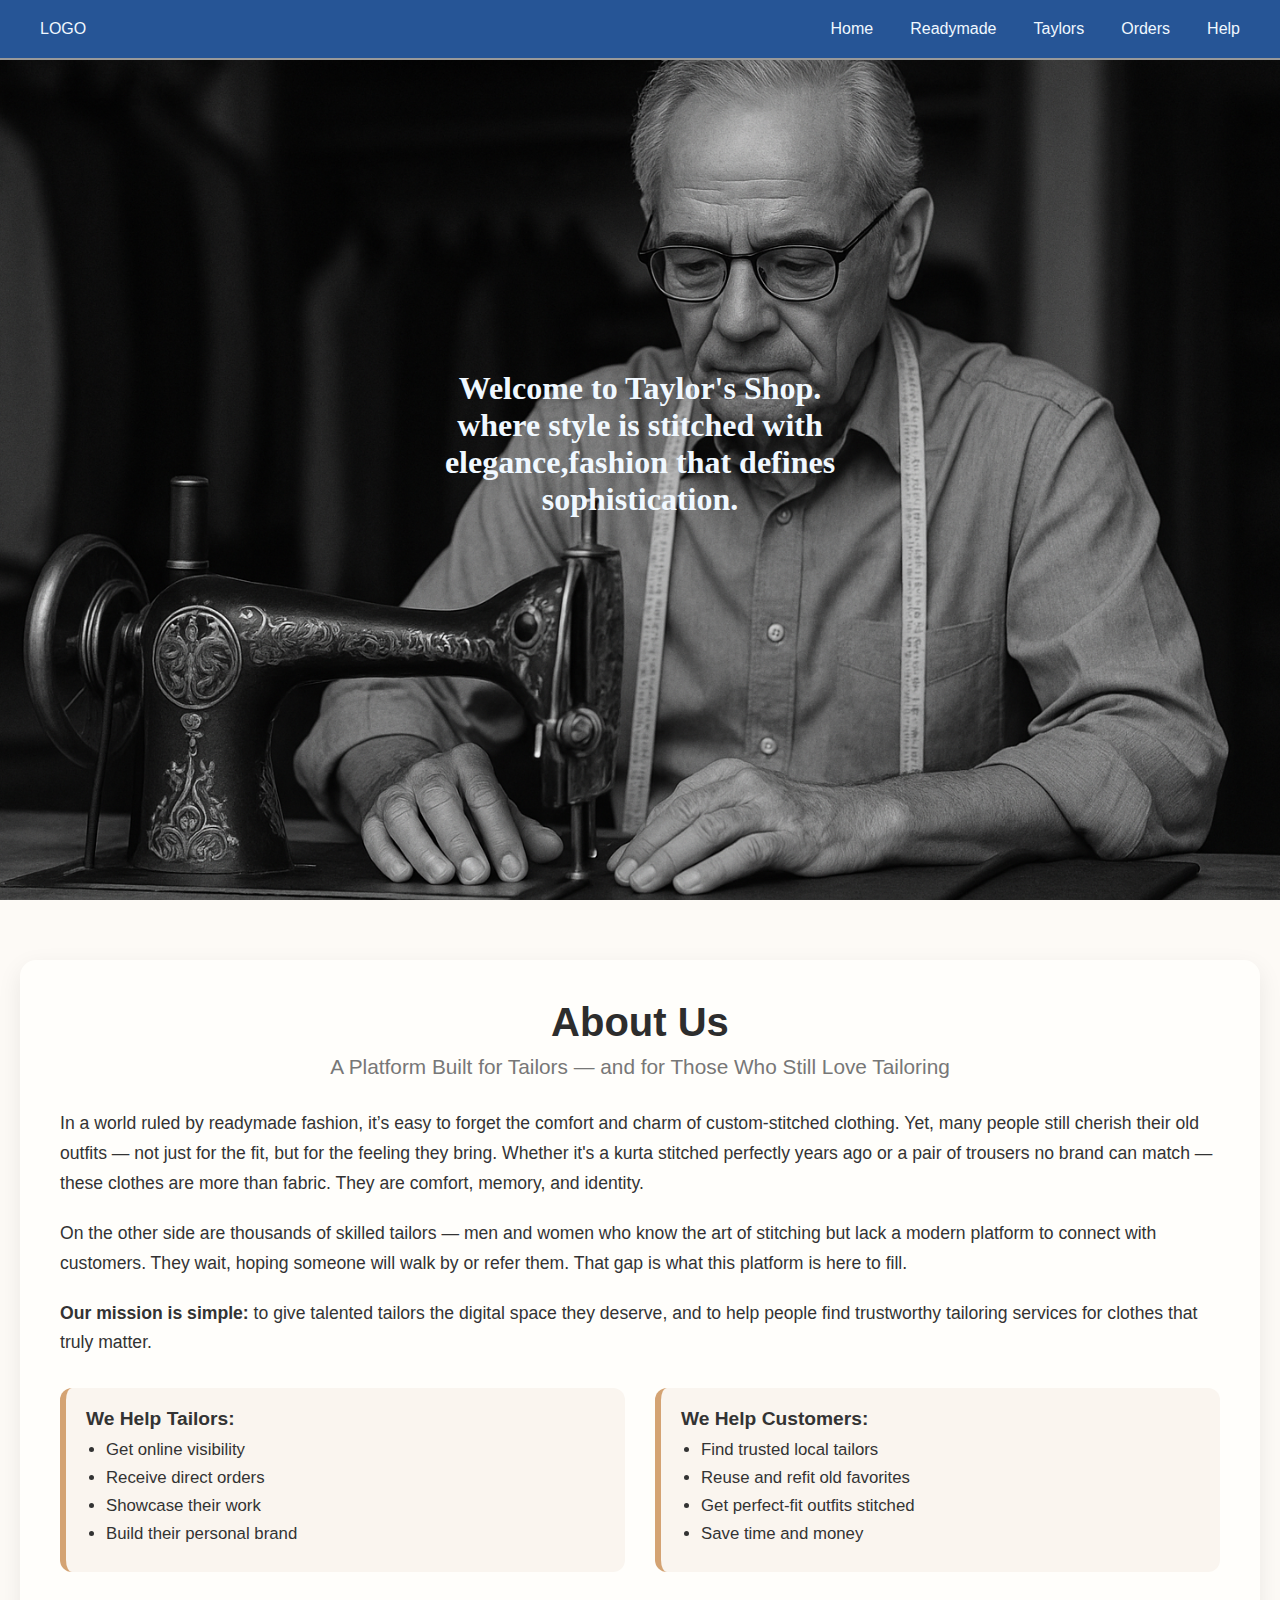
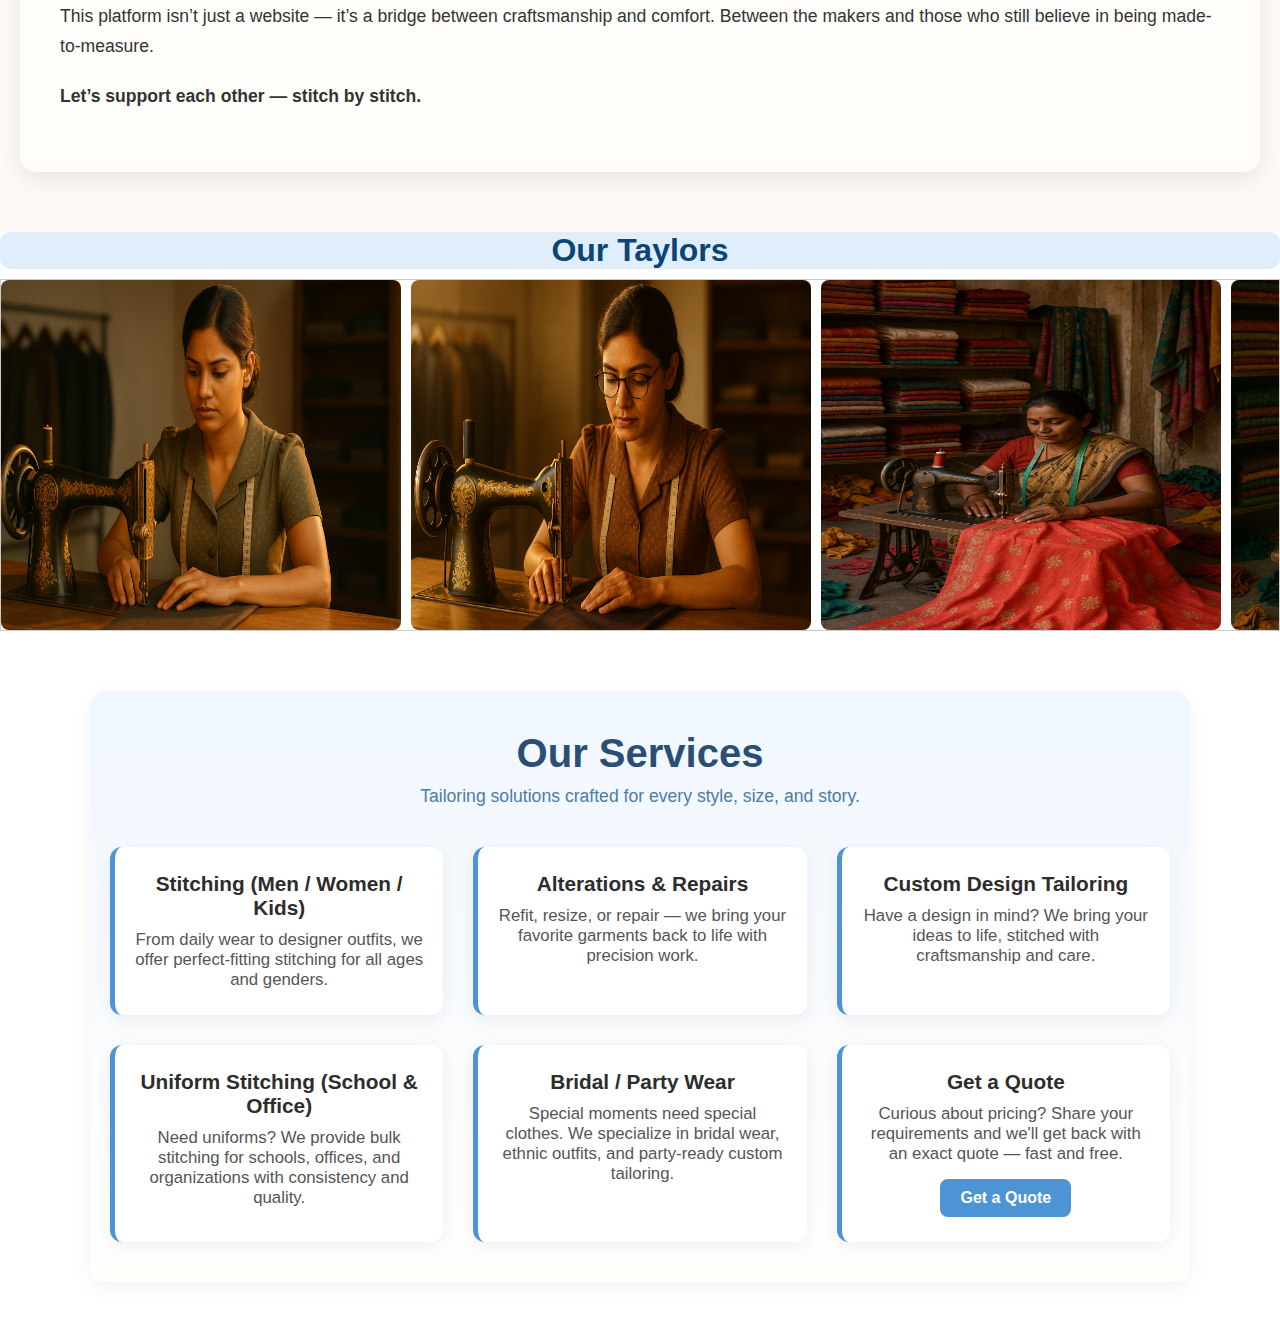
<file: Taylor/index.html>
<!DOCTYPE html>
<html lang="en">
<head>
    <meta charset="UTF-8">
    <meta name="viewport" content="width=device-width, initial-scale=1.0">
    <title>Taylor's-shop</title>
    <link rel="stylesheet" href="Home.css">
</head>
<body>
<nav id="Navbar">
    <div id="nav-1">
        
        <div id="nav-left">
<div id="nav-left-1">
<a href="">LOGO</a>
</div>
        </div>

        <div id="nav-right">
            <div id="nav-right-1">
                <a href="index.html">
                    Home
                </a>
                <a href="">
                    Readymade
                </a>
                <a href="">
                    Taylors
                </a>
                <a href="order.html">
                    Orders
                </a>
                <a href="">
                    Help
                </a>
            </div>
        </div>
    </div>
</nav>

<header>
<div id="header-1">
    <div id="header-2">
<h1 style="text-align:center;">
    Welcome to Taylor's Shop. <br>where style is stitched with elegance,fashion that defines sophistication.
</h1>
    </div>
</div>
</header>
<about>
    <div class="about-wrapper">
  <div class="about-card">
    <h1>About Us</h1>
    <h3>A Platform Built for Tailors — and for Those Who Still Love Tailoring</h3>

    <p>
      In a world ruled by readymade fashion, it’s easy to forget the comfort and charm of custom-stitched clothing. Yet, many people still cherish their old outfits — not just for the fit, but for the feeling they bring. Whether it's a kurta stitched perfectly years ago or a pair of trousers no brand can match — these clothes are more than fabric. They are comfort, memory, and identity.
    </p>

    <p>
      On the other side are thousands of skilled tailors — men and women who know the art of stitching but lack a modern platform to connect with customers. They wait, hoping someone will walk by or refer them. That gap is what this platform is here to fill.
    </p>

    <p>
      <strong>Our mission is simple:</strong> to give talented tailors the digital space they deserve, and to help people find trustworthy tailoring services for clothes that truly matter.
    </p>

    <div class="about-boxes">
      <div class="about-box">
        <h4>We Help Tailors:</h4>
        <ul>
          <li>Get online visibility</li>
          <li>Receive direct orders</li>
          <li>Showcase their work</li>
          <li>Build their personal brand</li>
        </ul>
      </div>
      <div class="about-box">
        <h4>We Help Customers:</h4>
        <ul>
          <li>Find trusted local tailors</li>
          <li>Reuse and refit old favorites</li>
          <li>Get perfect-fit outfits stitched</li>
          <li>Save time and money</li>
        </ul>
      </div>
    </div>

    <p>
      This platform isn’t just a website — it’s a bridge between craftsmanship and comfort. Between the makers and those who still believe in being made-to-measure.
    </p>

    <p><strong>Let’s support each other — stitch by stitch.</strong></p>
  </div>
</div>
</about>
<h1 style="text-align: center; background-color: #e0eefb;border-radius: 10px;color: #0b4578;font-family: 'Segoe UI', Tahoma, Geneva, Verdana, sans-serif;">Our Taylors</h1>
<div class="carousel-wrapper">
  <div class="carousel">
    <img src="Tailor at Work in Sunlit Workshop.png" alt="Image 1" />
    <img src="Seamstress at Work in Sunlit Workshop.png" alt="Image 2" />
    <img src="img3.png" alt="Image 3" />
    <img src="img4.png" alt="Image 4" />
    
    <!-- Repeat images to create seamless scroll -->
     <img src="Tailor at Work in Sunlit Workshop.png" alt="Image 1" />
    <img src="Seamstress at Work in Sunlit Workshop.png" alt="Image 2" />
    <img src="img3.png" alt="Image 3" />
    <img src="img4.png" alt="Image 4" />
  </div>
</div>
  
                          <!-- ABOUT PAGE -->

<service>
    <div class="services-section">
  <h1>Our Services</h1>
  <p class="subtitle">Tailoring solutions crafted for every style, size, and story.</p>

  <div class="services-grid">

    <div class="service-card">
      <h3>Stitching (Men / Women / Kids)</h3>
      <p>From daily wear to designer outfits, we offer perfect-fitting stitching for all ages and genders.</p>
    </div>

    <div class="service-card">
      <h3>Alterations & Repairs</h3>
      <p>Refit, resize, or repair — we bring your favorite garments back to life with precision work.</p>
    </div>

    <div class="service-card">
      <h3>Custom Design Tailoring</h3>
      <p>Have a design in mind? We bring your ideas to life, stitched with craftsmanship and care.</p>
    </div>

    <div class="service-card">
      <h3>Uniform Stitching (School & Office)</h3>
      <p>Need uniforms? We provide bulk stitching for schools, offices, and organizations with consistency and quality.</p>
    </div>

    <div class="service-card">
      <h3>Bridal / Party Wear</h3>
      <p>Special moments need special clothes. We specialize in bridal wear, ethnic outfits, and party-ready custom tailoring.</p>
    </div>

    <div class="service-card">
      <h3>Get a Quote</h3>
      <p>Curious about pricing? Share your requirements and we'll get back with an exact quote — fast and free.</p>
      <a href="contact.html" class="quote-btn">Get a Quote</a>
    </div>

  </div>
</div>

</service>

</body>
</html>
</file>
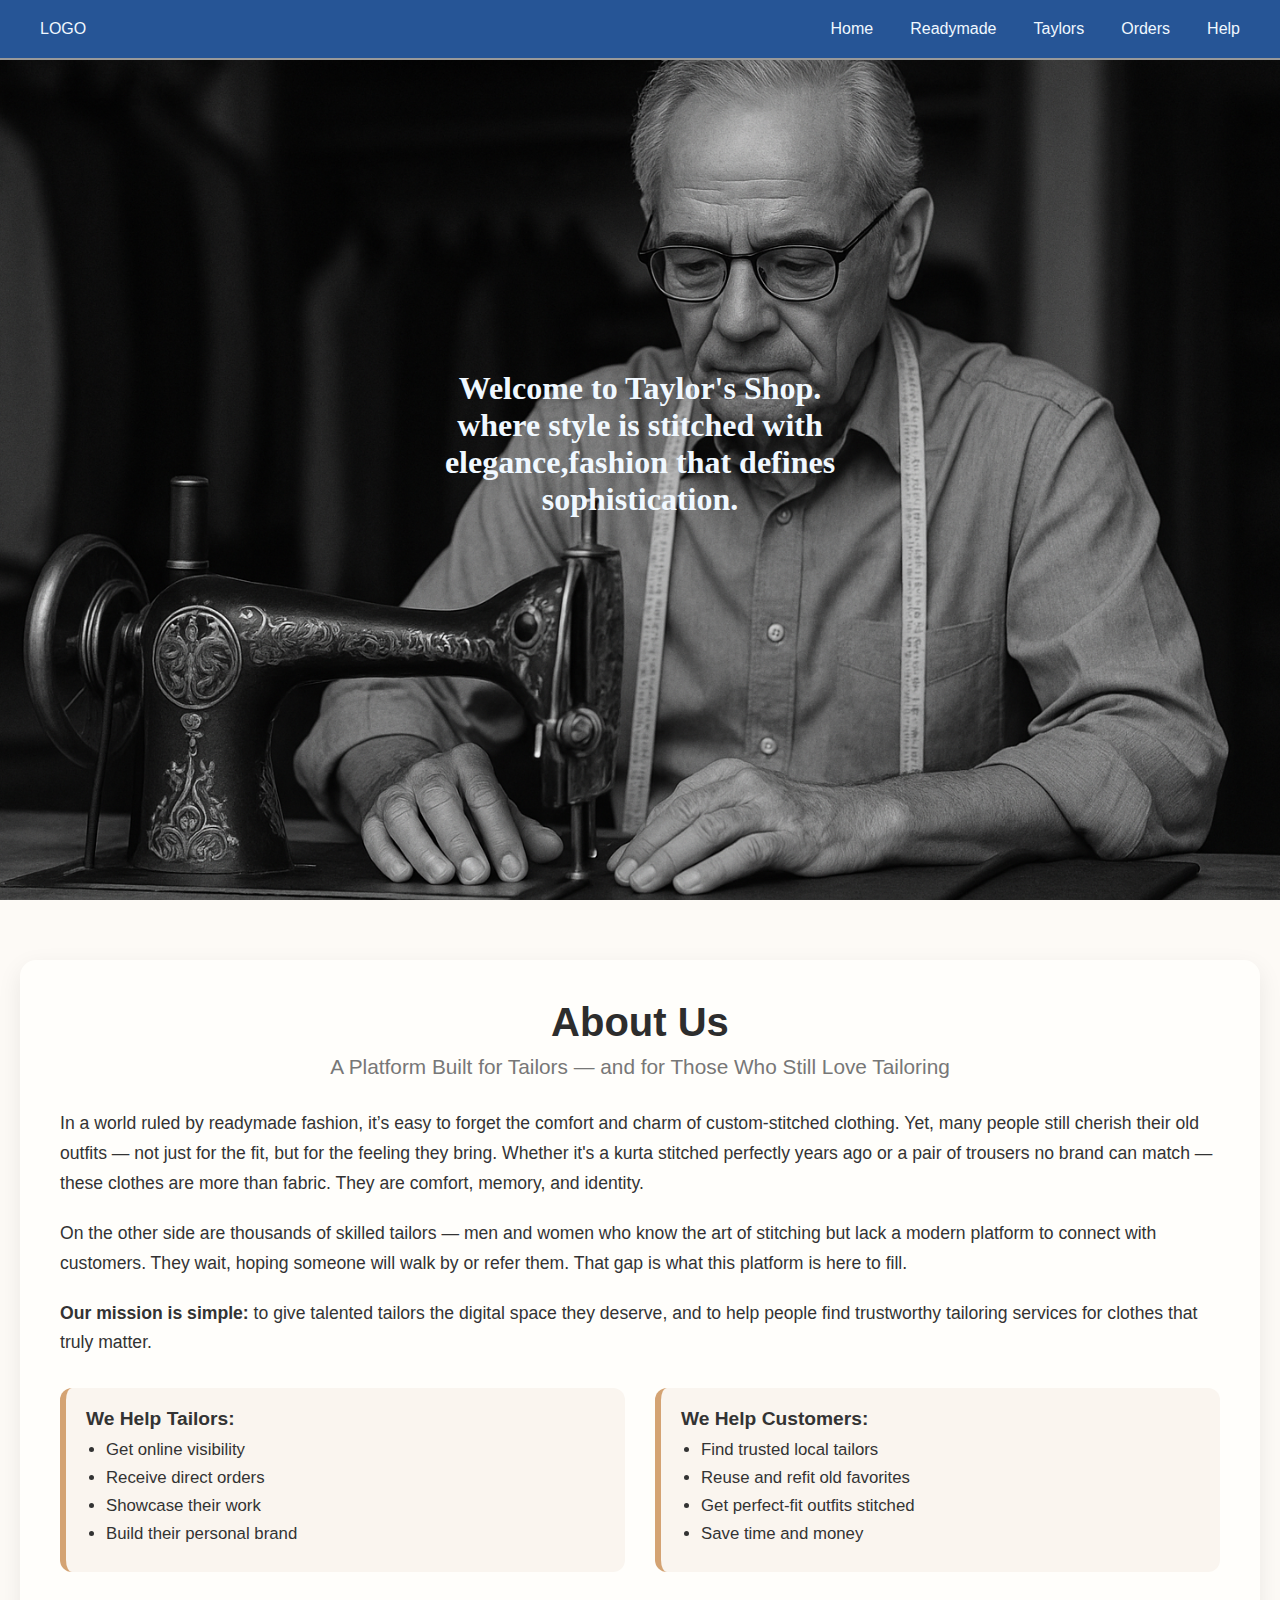
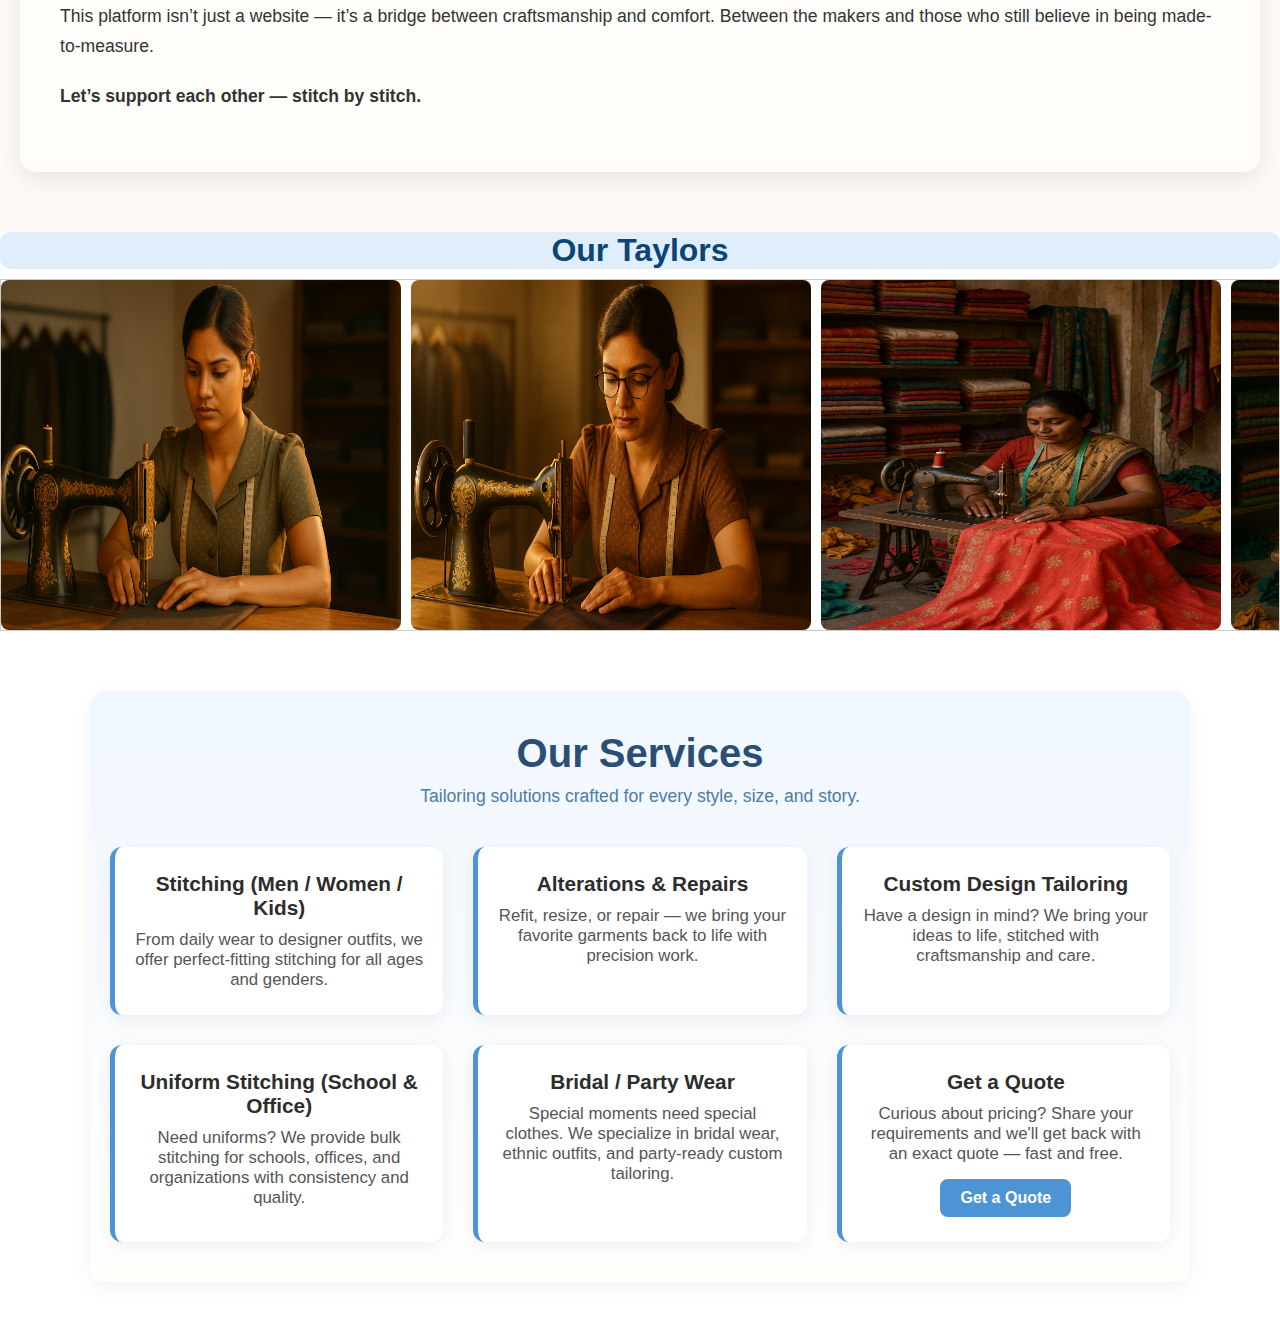
<file: Taylor/Home.html>
<!DOCTYPE html>
<html lang="en">
<head>
    <meta charset="UTF-8">
    <meta name="viewport" content="width=device-width, initial-scale=1.0">
    <title>Taylor's-shop</title>
    <link rel="stylesheet" href="Home.css">
</head>
<body>
<nav id="Navbar">
    <div id="nav-1">
        
        <div id="nav-left">
<div id="nav-left-1">
<a href="">LOGO</a>
</div>
        </div>

        <div id="nav-right">
            <div id="nav-right-1">
                <a href="">
                    Home
                </a>
                <a href="">
                    Readymade
                </a>
                <a href="">
                    Taylors
                </a>
                <a href="order.html">
                    Orders
                </a>
                <a href="">
                    Help
                </a>
            </div>
        </div>
    </div>
</nav>

<header>
<div id="header-1">
    <div id="header-2">
<h1 style="text-align:center;">
    Welcome to Taylor's Shop. <br>where style is stitched with elegance,fashion that defines sophistication.
</h1>
    </div>
</div>
</header>
<about>
    <div class="about-wrapper">
  <div class="about-card">
    <h1>About Us</h1>
    <h3>A Platform Built for Tailors — and for Those Who Still Love Tailoring</h3>

    <p>
      In a world ruled by readymade fashion, it’s easy to forget the comfort and charm of custom-stitched clothing. Yet, many people still cherish their old outfits — not just for the fit, but for the feeling they bring. Whether it's a kurta stitched perfectly years ago or a pair of trousers no brand can match — these clothes are more than fabric. They are comfort, memory, and identity.
    </p>

    <p>
      On the other side are thousands of skilled tailors — men and women who know the art of stitching but lack a modern platform to connect with customers. They wait, hoping someone will walk by or refer them. That gap is what this platform is here to fill.
    </p>

    <p>
      <strong>Our mission is simple:</strong> to give talented tailors the digital space they deserve, and to help people find trustworthy tailoring services for clothes that truly matter.
    </p>

    <div class="about-boxes">
      <div class="about-box">
        <h4>We Help Tailors:</h4>
        <ul>
          <li>Get online visibility</li>
          <li>Receive direct orders</li>
          <li>Showcase their work</li>
          <li>Build their personal brand</li>
        </ul>
      </div>
      <div class="about-box">
        <h4>We Help Customers:</h4>
        <ul>
          <li>Find trusted local tailors</li>
          <li>Reuse and refit old favorites</li>
          <li>Get perfect-fit outfits stitched</li>
          <li>Save time and money</li>
        </ul>
      </div>
    </div>

    <p>
      This platform isn’t just a website — it’s a bridge between craftsmanship and comfort. Between the makers and those who still believe in being made-to-measure.
    </p>

    <p><strong>Let’s support each other — stitch by stitch.</strong></p>
  </div>
</div>
</about>
<h1 style="text-align: center; background-color: #e0eefb;border-radius: 10px;color: #0b4578;font-family: 'Segoe UI', Tahoma, Geneva, Verdana, sans-serif;">Our Taylors</h1>
<div class="carousel-wrapper">
  <div class="carousel">
    <img src="Tailor at Work in Sunlit Workshop.png" alt="Image 1" />
    <img src="Seamstress at Work in Sunlit Workshop.png" alt="Image 2" />
    <img src="img3.png" alt="Image 3" />
    <img src="img4.png" alt="Image 4" />
    
    <!-- Repeat images to create seamless scroll -->
     <img src="Tailor at Work in Sunlit Workshop.png" alt="Image 1" />
    <img src="Seamstress at Work in Sunlit Workshop.png" alt="Image 2" />
    <img src="img3.png" alt="Image 3" />
    <img src="img4.png" alt="Image 4" />
  </div>
</div>
  
                          <!-- ABOUT PAGE -->

<service>
    <div class="services-section">
  <h1>Our Services</h1>
  <p class="subtitle">Tailoring solutions crafted for every style, size, and story.</p>

  <div class="services-grid">

    <div class="service-card">
      <h3>Stitching (Men / Women / Kids)</h3>
      <p>From daily wear to designer outfits, we offer perfect-fitting stitching for all ages and genders.</p>
    </div>

    <div class="service-card">
      <h3>Alterations & Repairs</h3>
      <p>Refit, resize, or repair — we bring your favorite garments back to life with precision work.</p>
    </div>

    <div class="service-card">
      <h3>Custom Design Tailoring</h3>
      <p>Have a design in mind? We bring your ideas to life, stitched with craftsmanship and care.</p>
    </div>

    <div class="service-card">
      <h3>Uniform Stitching (School & Office)</h3>
      <p>Need uniforms? We provide bulk stitching for schools, offices, and organizations with consistency and quality.</p>
    </div>

    <div class="service-card">
      <h3>Bridal / Party Wear</h3>
      <p>Special moments need special clothes. We specialize in bridal wear, ethnic outfits, and party-ready custom tailoring.</p>
    </div>

    <div class="service-card">
      <h3>Get a Quote</h3>
      <p>Curious about pricing? Share your requirements and we'll get back with an exact quote — fast and free.</p>
      <a href="contact.html" class="quote-btn">Get a Quote</a>
    </div>

  </div>
</div>

</service>

</body>
</html>
</file>
<file: Taylor/Home.css>
* {
    margin: 0;
    padding: 0;
    box-sizing: border-box;
}

#Navbar {
    position:fixed;
    z-index:3;
    height: 60px;
    width: 100%;
    border-bottom: solid rgb(153, 153, 153) 2px;
}

#nav-1 {
    height: 100%;
    width: 100%;
    background-color: #265596;
    display: flex;
    justify-content: space-between;
    align-items: center;
    padding: 0 30px;
}

#nav-left,
#nav-right {
    display: flex;
    align-items: center;
}

#nav-left-1,
#nav-right-1 {
    display: flex;
    gap: 17px;
}

#nav-left-1 a,
#nav-right-1 a {
    display: flex;
    align-items: center;
    justify-content: center;
    text-decoration: none;
    font-family: 'Segoe UI', Tahoma, Geneva, Verdana, sans-serif;
    color: aliceblue;
    height: 60px;
    padding: 0 10px;
    transition: all 0.3s ease-in;
}

#nav-left-1 a:hover,
#nav-right-1 a:hover {
    color: black;
    transform: scale(1.1);
}

/* Header Sections */
header{
    
    background-color: aquamarine;
    margin-top: 0px;
    height: 900px;
}
#header-1 {
    
    background-image: url(Elderly\ Tailor\ at\ Work\ 2.png);
    background-position:center;
    background-size:cover;

    height: 900px;
    background-color: aqua;
    display:flex;
    align-items: center;
    justify-content: center;
    padding-top:125px;
    padding-bottom: 125px;
    align-items: center;

}

#header-2 {
    position:relative;
    height: 200px;
    width:500px;
    background: rgba(14, 14, 14, 0); /* transparent white */
    padding: 20px;
    color:aliceblue;
    display: block;
    align-items: center;
    justify-content: center;
    transition: all ease-in 0.1s;
   
}
#header-2 h1{
     transition: all ease-in-out 0.5s;
}


 
  .carousel-wrapper {
    margin-top: 10px;
    margin-bottom: 10px;
    width:100%;
    overflow: hidden; /* hide scrollbar */
    border: 1px solid #ccc;
  }

  .carousel {
    display: flex;
    width: max-content;
    animation: scroll-left 20s linear infinite;
  }

  .carousel img {
    width: 400px;
    height: 350px;
    margin-right: 10px;
    border-radius: 8px;
    flex-shrink: 0; /* prevent shrinking */
  }

  @keyframes scroll-left {
    0% {
      transform: translateX(0);
    }
    100% {
      transform: translateX(-50%);
    }
  }


/*------------ABOUT PAGE--------------*/


  .about-wrapper {
  display: flex;
  justify-content: center;
  padding: 60px 20px;
  background: #fdfaf6;
}

.about-card {
  max-width: 1400px;
  background: #fffefb;
  padding: 40px;
  border-radius: 16px;
  box-shadow: 0 8px 24px rgba(0, 0, 0, 0.08);
  font-family: 'Segoe UI', sans-serif;
  color: #333;
}

.about-card h1 {
  font-size: 2.5rem;
  margin-bottom: 10px;
  color: #2d2d2d;
  text-align: center;
}

.about-card h3 {
  font-size: 1.3rem;
  color: #777;
  text-align: center;
  margin-bottom: 30px;
  font-weight: normal;
}

.about-card p {
  font-size: 1.1rem;
  line-height: 1.7;
  margin-bottom: 20px;
}

.about-boxes {
  display: flex;
  flex-wrap: wrap;
  gap: 30px;
  margin: 30px 0;
}

.about-box {
  flex: 1 1 300px;
  background-color: #faf5ef;
  padding: 20px;
  border-radius: 12px;
  border-left: 6px solid #d4a373;
}

.about-box h4 {
  font-size: 1.2rem;
  margin-bottom: 10px;
  color: #333;
}

.about-box ul {
  padding-left: 20px;
}

.about-box li {
  font-size: 1.05rem;
  margin-bottom: 8px;
  list-style: disc;
}

/* Responsive */
@media (max-width: 600px) {
  .about-card {
    padding: 25px;
  }

  .about-boxes {
    flex-direction: column;
  }

  .about-card h1 {
    font-size: 2rem;
  }

  .about-card h3 {
    font-size: 1.1rem;
  }
}
/*service page*/
.services-section {
  max-width: 1100px;
  margin: 60px auto;
  padding: 40px 20px;
  font-family: 'Segoe UI', sans-serif;
  text-align: center;
  background: linear-gradient(to bottom, #f0f7ff 0%, #fffefb 100%);
  border-radius: 16px;
  box-shadow: 0 6px 20px rgba(0, 0, 0, 0.05);
}

.services-section h1 {
  font-size: 2.5rem;
  margin-bottom: 10px;
  color: #2a4e74; /* Deep Blue */
}

.services-section .subtitle {
  font-size: 1.1rem;
  color: #4d7ca5;
  margin-bottom: 40px;
}

.services-grid {
  display: grid;
  grid-template-columns: repeat(auto-fit, minmax(280px, 1fr));
  gap: 30px;
}

.service-card {
  background-color: #ffffff;
  border-left: 5px solid #4d94d4; /* Light Blue highlight */
  padding: 25px 20px;
  border-radius: 12px;
  box-shadow: 0 4px 16px rgba(0, 0, 0, 0.06);
  transition: transform 0.3s ease, box-shadow 0.3s ease;
}

.service-card:hover {
  transform: translateY(-5px);
  box-shadow: 0 6px 20px rgba(0, 0, 0, 0.1);
}

.service-card h3 {
  font-size: 1.3rem;
  color: #2d2d2d;
  margin-bottom: 10px;
}

.service-card p {
  font-size: 1.05rem;
  color: #555;
}

.quote-btn {
  display: inline-block;
  margin-top: 15px;
  padding: 10px 20px;
  background-color: #4d94d4; /* Blue Button */
  color: white;
  text-decoration: none;
  border-radius: 8px;
  font-weight: bold;
  transition: background-color 0.3s ease;
}

.quote-btn:hover {
  background-color: #3b7ab8;
}

/* Responsive */
@media (max-width: 600px) {
  .services-section {
    padding: 30px 15px;
  }

  .services-grid {
    grid-template-columns: 1fr;
  }

  .services-section h1 {
    font-size: 2rem;
  }

  .services-section .subtitle {
    font-size: 1rem;
  }
}
/* order page*/
.booking-section {
  max-width: 800px;
  margin:auto;
  padding-top: 60px;
  padding: 30px;
  background: #f0f8ff;
  border-radius: 16px;
  box-shadow: 0 6px 20px rgba(0, 0, 0, 0.08);
  font-family: 'Segoe UI', sans-serif;
}

.booking-section h1 {
  padding-top: 40px;
  text-align: center;
  font-size: 2rem;
  color: #2a4e74;
  margin-bottom: 30px;
}

.booking-form {
  display: flex;
  flex-direction: column;
  gap: 20px;
}

.booking-form label {
  font-weight: 600;
  color: #333;
}

.booking-form input,
.booking-form select,
.booking-form textarea {
  padding: 10px;
  border: 1px solid #ccc;
  border-radius: 8px;
  font-size: 1rem;
  background-color: #fff;
}

.booking-form textarea {
  min-height: 100px;
  resize: vertical;
}

.radio-group {
  display: flex;
  gap: 20px;
  flex-wrap: wrap;
  padding-left: 10px;
}

.radio-group label {
  font-weight: normal;
}

.booking-form button {
  padding: 12px 25px;
  background-color: #4d94d4;
  color: white;
  font-size: 1rem;
  font-weight: bold;
  border: none;
  border-radius: 10px;
  cursor: pointer;
  margin-top: 20px;
  transition: background-color 0.3s ease;
}

.booking-form button:hover {
  background-color: #3b7ab8;
}

/* Responsive */
@media (max-width: 600px) {
  .booking-section {
    padding: 20px;
  }
}
</file>
